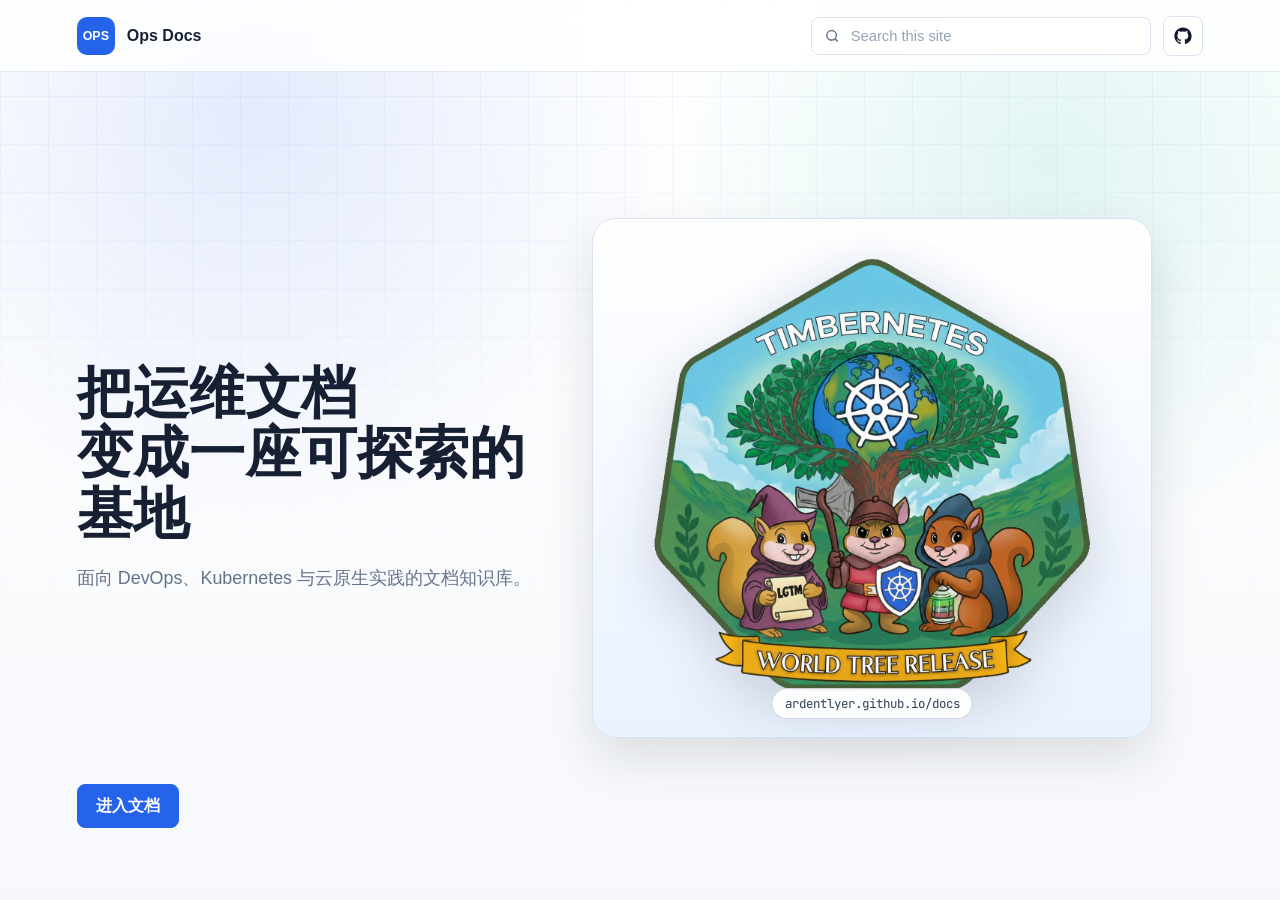
<file: index.html>
<!doctype html>
<html lang="zh-CN">
<head>
  <meta charset="utf-8" />
  <meta name="viewport" content="width=device-width, initial-scale=1" />
  <title>Ops Docs · Kubernetes</title>
  <link rel="preconnect" href="https://fonts.googleapis.com" />
  <link rel="preconnect" href="https://fonts.gstatic.com" crossorigin />
  <link href="https://fonts.googleapis.com/css2?family=Space+Grotesk:wght@400;600;700&family=Source+Sans+3:wght@400;500;600&family=JetBrains+Mono:wght@400;600&display=swap" rel="stylesheet" />
  <link rel="stylesheet" href="assets/css/main.css" />
</head>
<body class="landing">
  <div class="bg-sky"></div>
  <div class="bg-grid"></div>

  <header class="topbar">
    <div class="brand">
      <span class="brand-mark">OPS</span>
      <span class="brand-text">Ops Docs</span>
    </div>
    <div class="top-actions">
      <form class="search" id="siteSearch" action="docs/" method="get">
        <svg class="search-icon" viewBox="0 0 24 24" aria-hidden="true">
          <circle cx="11" cy="11" r="7" />
          <path d="M20 20l-3.5-3.5" />
        </svg>
        <input id="searchInput" name="q" type="search" placeholder="Search this site" aria-label="Search this site" />
      </form>
      <a class="github-link" href="https://github.com/Ardentlyer/docs" target="_blank" rel="noopener" aria-label="GitHub 仓库">
        <svg class="github-icon" viewBox="0 0 24 24" aria-hidden="true">
          <circle cx="12" cy="12" r="11" fill="#ffffff" />
          <path fill="#0f172a" d="M12 2.6C6.81 2.6 2.6 6.81 2.6 12c0 4.06 2.62 7.5 6.26 8.71.46.09.63-.2.63-.45 0-.22-.01-.81-.01-1.6-2.55.56-3.09-1.23-3.09-1.23-.42-1.06-1.02-1.34-1.02-1.34-.84-.58.07-.57.07-.57.92.06 1.4.95 1.4.95.82 1.41 2.14 1 2.66.76.08-.59.32-.99.58-1.22-2.04-.23-4.18-1.03-4.18-4.59 0-1.02.36-1.85.95-2.5-.09-.24-.41-1.18.09-2.44 0 0 .78-.25 2.55.96a8.3 8.3 0 0 1 4.64 0c1.77-1.21 2.55-.96 2.55-.96.5 1.26.18 2.2.09 2.44.59.65.95 1.48.95 2.5 0 3.57-2.15 4.36-4.19 4.59.33.29.62.86.62 1.74 0 1.25-.01 2.26-.01 2.57 0 .25.17.55.64.45A9.42 9.42 0 0 0 21.4 12c0-5.19-4.21-9.4-9.4-9.4z" />
        </svg>
      </a>
    </div>
  </header>

  <main class="center-panel">
    <p class="tagline">把运维文档<br />变成一座可探索的基地</p>
    <div class="worldtree">
      <img class="worldtree-img" src="assets/images/k8s-world-tree.png" alt="Kubernetes 世界树徽章" />
      <span class="worldtree-url">ardentlyer.github.io/docs</span>
    </div>
    <div class="center-actions">
      <a class="chip primary" href="docs/">进入文档</a>
    </div>
  </main>

  <script>
    (function () {
      const form = document.getElementById('siteSearch');
      const input = document.getElementById('searchInput');
      if (!form || !input) return;
      form.addEventListener('submit', (event) => {
        const query = input.value.trim();
        if (!query) {
          event.preventDefault();
          input.focus();
        }
      });
    })();
  </script>
</body>
</html>
</file>
<file: assets/css/main.css>
:root {
  --bg: #f6f8fb;
  --panel: #ffffff;
  --text: #172033;
  --muted: #64748b;
  --accent: #2563eb;
  --accent-dark: #1d4ed8;
  --border: #d9e2ef;
  --soft: #eaf2ff;
  --shadow: 0 20px 50px rgba(15, 23, 42, 0.12);
}

* {
  box-sizing: border-box;
  margin: 0;
  padding: 0;
}

body {
  min-height: 100vh;
  overflow-x: hidden;
  background: linear-gradient(180deg, #ffffff 0%, var(--bg) 100%);
  color: var(--text);
  font-family: -apple-system, BlinkMacSystemFont, "Segoe UI", "Microsoft YaHei", "PingFang SC", Arial, sans-serif;
}

a {
  color: inherit;
  text-decoration: none;
}

.bg-sky,
.bg-grid {
  position: fixed;
  inset: 0;
  pointer-events: none;
}

.bg-sky {
  background:
    radial-gradient(circle at 20% 12%, rgba(37, 99, 235, 0.12), transparent 32%),
    radial-gradient(circle at 82% 18%, rgba(20, 184, 166, 0.12), transparent 30%);
}

.bg-grid {
  background-image:
    linear-gradient(rgba(37, 99, 235, 0.055) 1px, transparent 1px),
    linear-gradient(90deg, rgba(37, 99, 235, 0.055) 1px, transparent 1px);
  background-size: 48px 48px;
  mask-image: linear-gradient(180deg, #000 0%, transparent 70%);
}

.topbar {
  position: relative;
  z-index: 2;
  display: flex;
  align-items: center;
  justify-content: space-between;
  gap: 24px;
  height: 72px;
  padding: 0 6vw;
  border-bottom: 1px solid rgba(217, 226, 239, 0.75);
  background: rgba(255, 255, 255, 0.82);
  backdrop-filter: blur(14px);
}

.brand {
  display: flex;
  align-items: center;
  gap: 12px;
  font-weight: 700;
}

.brand-mark {
  display: grid;
  width: 38px;
  height: 38px;
  place-items: center;
  border-radius: 10px;
  background: var(--accent);
  color: #ffffff;
  font-size: 0.78rem;
  letter-spacing: 0;
}

.brand-text {
  font-size: 1rem;
}

.top-actions {
  display: flex;
  align-items: center;
  gap: 12px;
}

.search {
  display: inline-flex;
  align-items: center;
  gap: 10px;
  width: min(340px, 34vw);
  border: 1px solid var(--border);
  border-radius: 8px;
  background: #ffffff;
  padding: 9px 12px;
}

.search-icon {
  width: 18px;
  height: 18px;
  stroke: var(--muted);
  stroke-width: 2.2;
  fill: none;
}

.search input {
  width: 100%;
  min-width: 0;
  border: 0;
  outline: 0;
  background: transparent;
  color: var(--text);
  font: inherit;
  font-size: 0.92rem;
}

.search input::placeholder {
  color: #94a3b8;
}

.github-link {
  display: grid;
  width: 40px;
  height: 40px;
  place-items: center;
  border: 1px solid var(--border);
  border-radius: 8px;
  background: #ffffff;
  transition: border-color 0.2s ease, transform 0.2s ease;
}

.github-link:hover {
  border-color: #9db8e8;
  transform: translateY(-1px);
}

.github-icon {
  width: 22px;
  height: 22px;
}

.center-panel {
  position: relative;
  z-index: 1;
  display: grid;
  grid-template-columns: minmax(0, 0.9fr) minmax(320px, 560px);
  align-items: center;
  gap: 56px;
  min-height: calc(100vh - 72px);
  padding: 56px 6vw 72px;
}

.tagline {
  max-width: 620px;
  color: var(--text);
  font-size: clamp(2.2rem, 4.4vw, 4.6rem);
  font-weight: 760;
  line-height: 1.08;
}

.tagline::after {
  content: "面向 DevOps、Kubernetes 与云原生实践的文档知识库。";
  display: block;
  max-width: 520px;
  margin-top: 18px;
  color: var(--muted);
  font-size: clamp(1rem, 1.4vw, 1.15rem);
  font-weight: 400;
  line-height: 1.7;
}

.worldtree {
  position: relative;
  display: grid;
  width: min(560px, 100%);
  place-items: center;
  justify-self: center;
  border: 1px solid var(--border);
  border-radius: 24px;
  background:
    radial-gradient(circle at 50% 34%, rgba(37, 99, 235, 0.13), transparent 38%),
    linear-gradient(180deg, #ffffff 0%, var(--soft) 100%);
  box-shadow: var(--shadow);
  padding: 24px;
}

.worldtree-img {
  position: relative;
  z-index: 1;
  display: block;
  width: min(470px, 100%);
  height: auto;
  filter: drop-shadow(0 20px 28px rgba(15, 23, 42, 0.16));
}

.worldtree-url {
  position: absolute;
  left: 50%;
  bottom: 18px;
  z-index: 2;
  transform: translateX(-50%);
  max-width: calc(100% - 36px);
  border: 1px solid rgba(148, 163, 184, 0.4);
  border-radius: 999px;
  background: rgba(255, 255, 255, 0.92);
  color: #334155;
  font-family: "JetBrains Mono", Consolas, monospace;
  font-size: 0.78rem;
  padding: 6px 12px;
  overflow-wrap: anywhere;
}

.center-actions {
  position: absolute;
  left: 6vw;
  bottom: 72px;
  display: flex;
  gap: 12px;
}

.chip {
  display: inline-flex;
  align-items: center;
  justify-content: center;
  min-height: 44px;
  border: 1px solid var(--border);
  border-radius: 8px;
  background: #ffffff;
  color: var(--text);
  font-weight: 700;
  padding: 0 18px;
  transition: background 0.2s ease, border-color 0.2s ease, transform 0.2s ease;
}

.chip.primary {
  border-color: var(--accent);
  background: var(--accent);
  color: #ffffff;
}

.chip.primary:hover {
  background: var(--accent-dark);
  border-color: var(--accent-dark);
}

.chip:hover {
  transform: translateY(-1px);
}

@media (max-width: 920px) {
  .topbar {
    height: auto;
    flex-direction: column;
    align-items: stretch;
    padding-top: 16px;
    padding-bottom: 16px;
  }

  .top-actions {
    align-items: stretch;
  }

  .search {
    width: 100%;
  }

  .center-panel {
    grid-template-columns: 1fr;
    gap: 28px;
    min-height: auto;
    padding-top: 38px;
    text-align: left;
  }

  .center-actions {
    position: static;
  }

  .worldtree {
    justify-self: stretch;
  }
}

@media (max-width: 560px) {
  .top-actions {
    display: grid;
    grid-template-columns: 1fr auto;
  }

  .center-panel {
    padding-left: 18px;
    padding-right: 18px;
  }

  .worldtree {
    padding: 14px;
  }

  .worldtree-url {
    position: static;
    transform: none;
    margin-top: 10px;
  }
}
</file>
